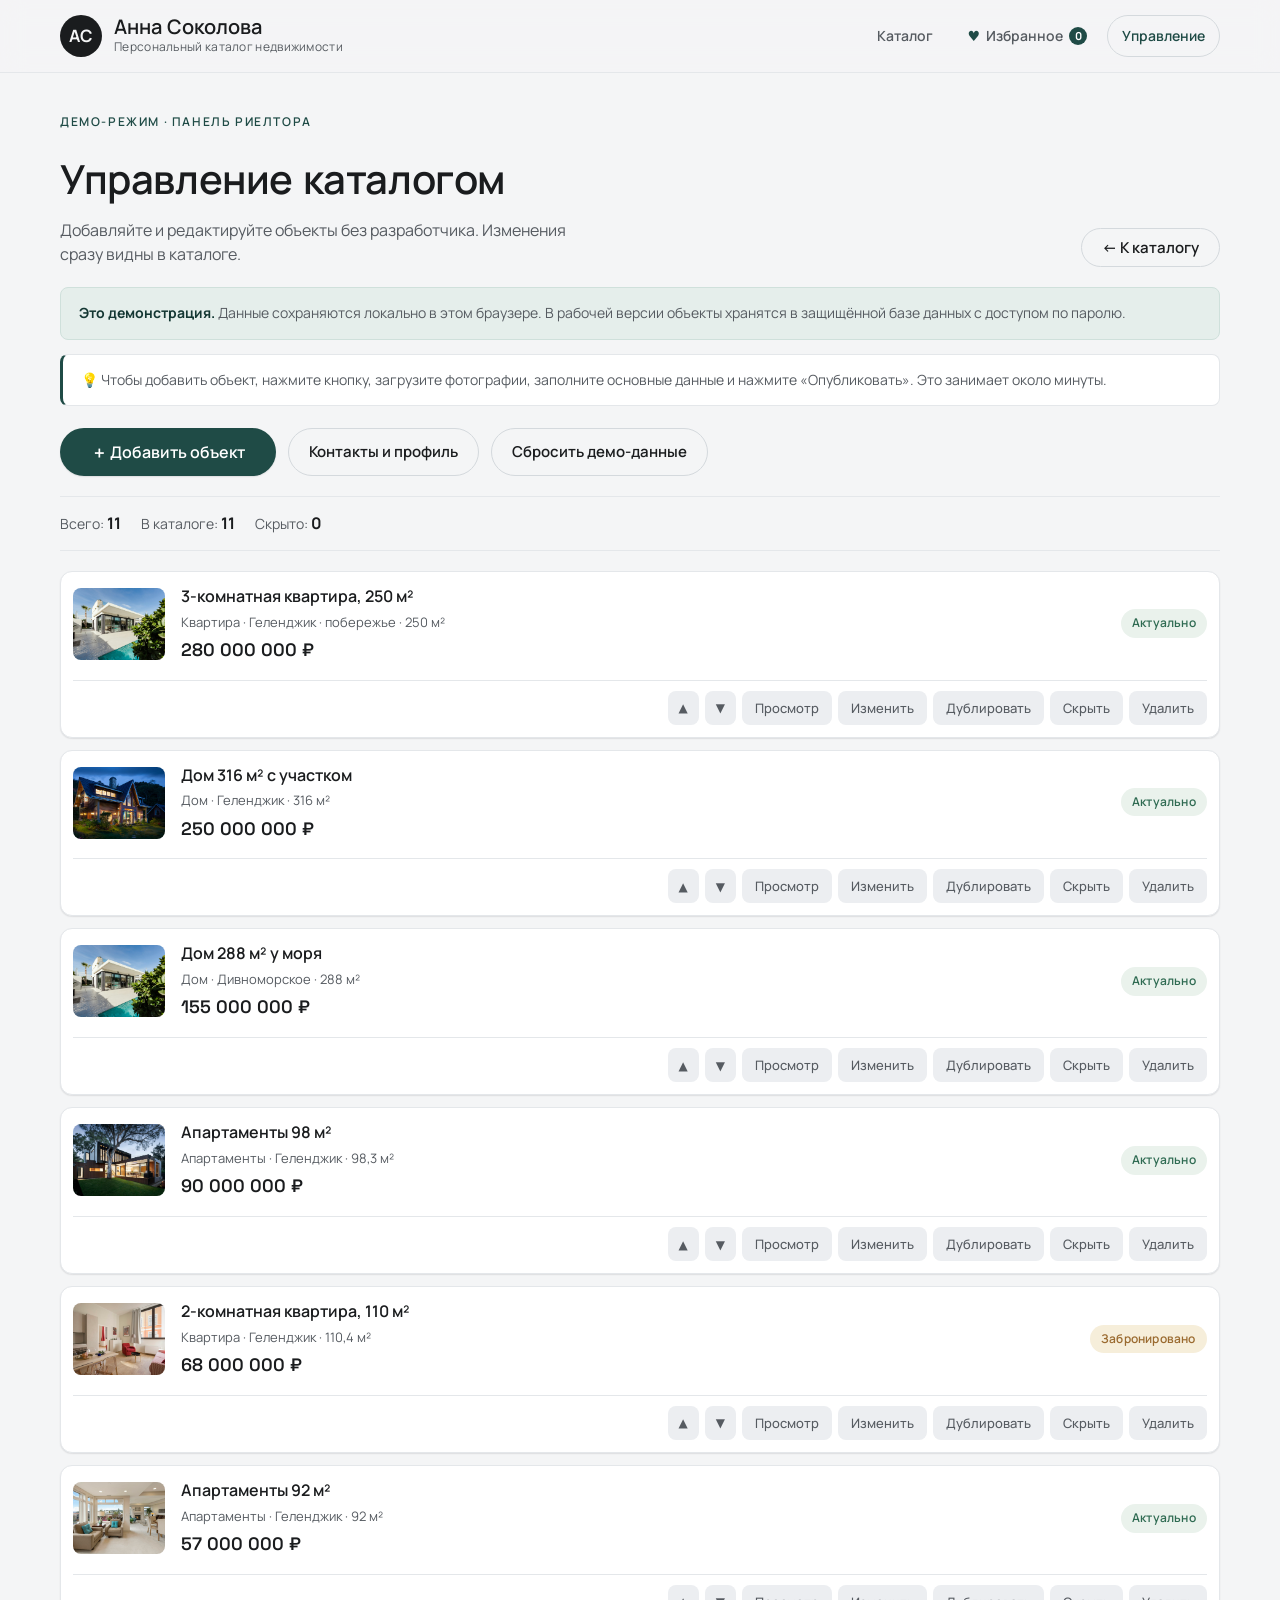
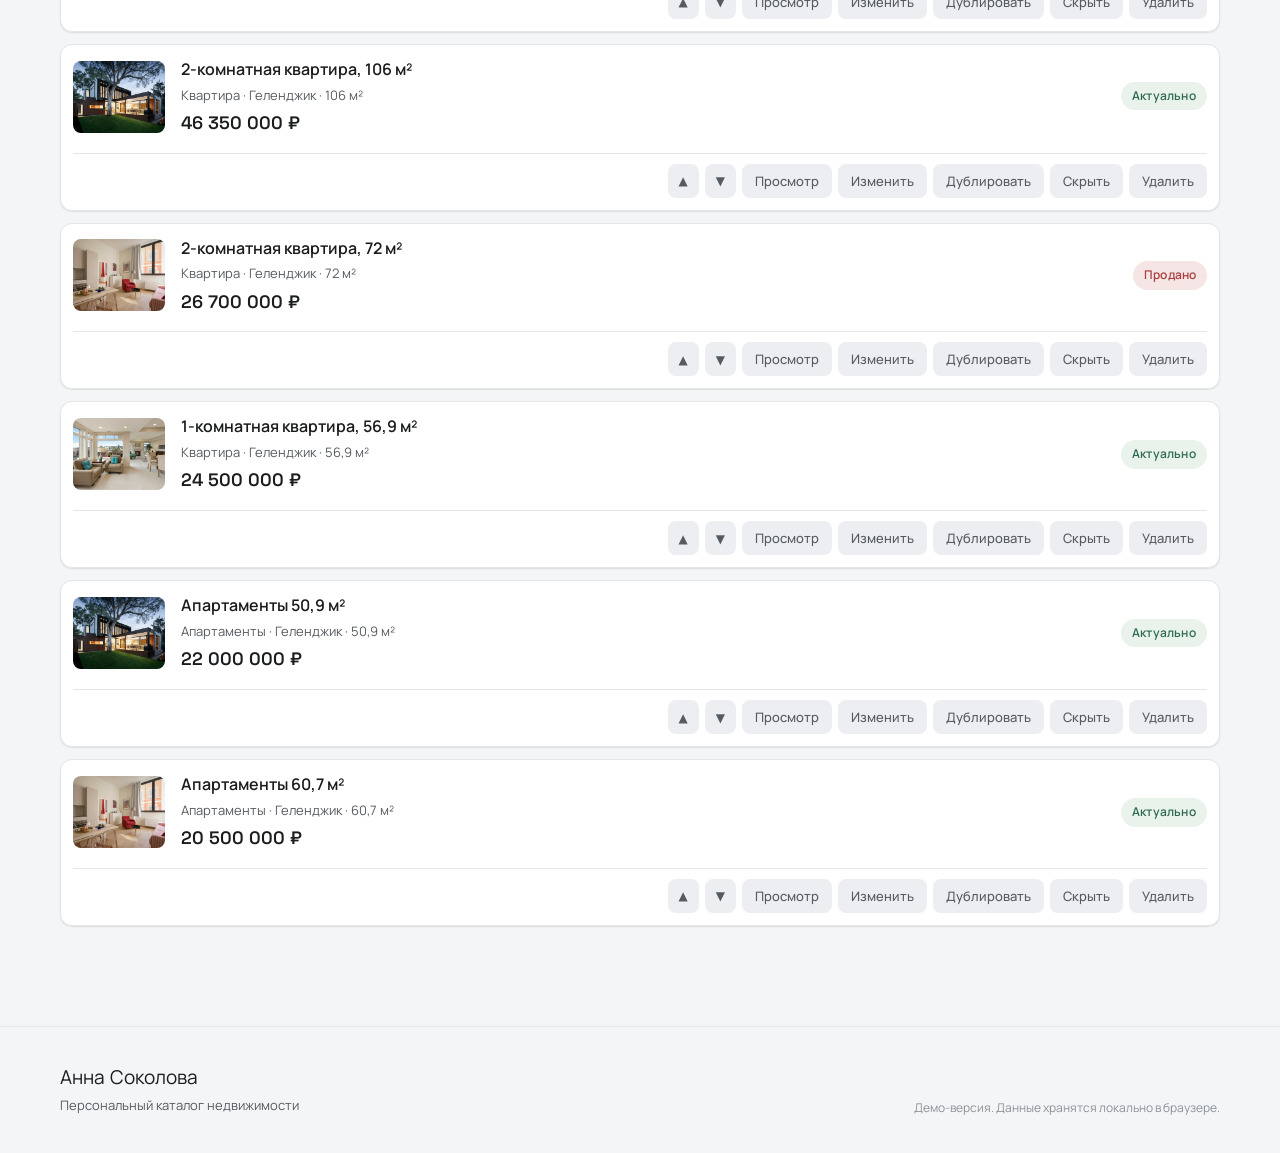
<file: admin/index.html>
<!DOCTYPE html>
<html lang="ru">
<head>
  <meta charset="UTF-8" />
  <meta name="viewport" content="width=device-width, initial-scale=1.0" />
  <title>Управление каталогом — демо</title>
  <!-- Clean /admin URL entry: redirect into the SPA admin route -->
  <meta http-equiv="refresh" content="0; url=../index.html#/admin" />
  <script>location.replace("../index.html#/admin");</script>
</head>
<body>
  <p>Переход в панель управления… <a href="../index.html#/admin">Открыть</a></p>
</body>
</html>
</file>
